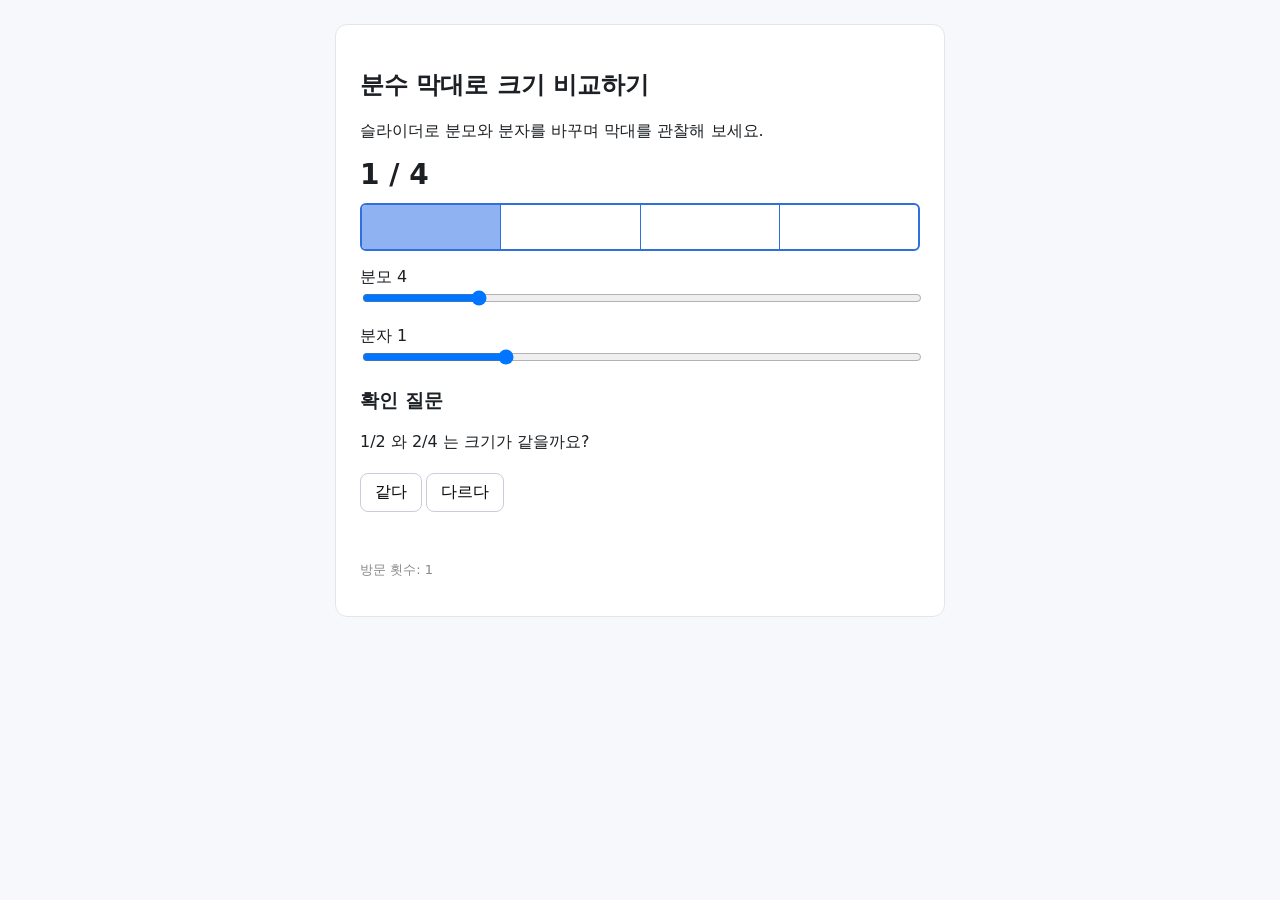
<file: docs/materials/0-예시/분수-막대.html>
<!doctype html>
<html lang="ko">
<head>
<meta charset="utf-8">
<meta name="viewport" content="width=device-width, initial-scale=1">
<title>[예시] 분수 막대로 크기 비교하기</title>
<style>
  body { font-family: "Malgun Gothic", system-ui, sans-serif; margin: 0; padding: 24px; background: #f7f8fb; color: #1c2024; }
  .box { max-width: 560px; margin: 0 auto; background: #fff; border-radius: 12px; padding: 24px; border: 1px solid #e2e5ea; }
  .bar { display: flex; height: 44px; border: 2px solid #2f6fde; border-radius: 6px; overflow: hidden; margin: 12px 0 4px; }
  .bar div { flex: 1; border-right: 1px solid #2f6fde; }
  .bar div:last-child { border-right: 0; }
  .bar .on { background: #8fb2f2; }
  label { display: block; margin-top: 16px; }
  input[type=range] { width: 100%; }
  .big { font-size: 28px; font-weight: 700; }
  button { font: inherit; padding: 8px 14px; border-radius: 8px; border: 1px solid #ccd; background: #fff; cursor: pointer; margin: 4px 4px 0 0; }
  #fb { margin-top: 12px; min-height: 1.5em; }
</style>
</head>
<body>
<div class="box">
  <h2>분수 막대로 크기 비교하기</h2>
  <p>슬라이더로 분모와 분자를 바꾸며 막대를 관찰해 보세요.</p>
  <div class="big" id="frac"></div>
  <div class="bar" id="bar"></div>
  <label>분모 <span id="dv"></span><input type="range" id="d" min="2" max="12" value="4"></label>
  <label>분자 <span id="nv"></span><input type="range" id="n" min="0" max="4" value="1"></label>
  <h3>확인 질문</h3>
  <p>1/2 와 2/4 는 크기가 같을까요?</p>
  <button onclick="check(true)">같다</button><button onclick="check(false)">다르다</button>
  <div id="fb"></div>
  <p style="color:#888;font-size:13px">방문 횟수: <span id="visits"></span></p>
</div>
<script>
  const d = document.getElementById('d'), n = document.getElementById('n');
  function draw() {
    n.max = d.value;
    if (+n.value > +d.value) n.value = d.value;
    document.getElementById('dv').textContent = d.value;
    document.getElementById('nv').textContent = n.value;
    document.getElementById('frac').textContent = n.value + ' / ' + d.value;
    const bar = document.getElementById('bar');
    bar.innerHTML = '';
    for (let i = 0; i < d.value; i++) {
      const c = document.createElement('div');
      if (i < n.value) c.className = 'on';
      bar.appendChild(c);
    }
  }
  function check(same) {
    document.getElementById('fb').textContent = same
      ? '맞아요! 분모 2를 4로 나누면 칸이 2배가 되고, 색칠한 칸도 2배가 돼요.'
      : '막대를 직접 만들어 보세요. 분모 2·분자 1, 그리고 분모 4·분자 2를 비교해 볼까요?';
  }
  d.oninput = n.oninput = draw;
  draw();
  // 많은 AI 생성 앱이 localStorage 를 씁니다. 자료 보기 화면(샌드박스)에서도 오류 없이 동작하는지 확인용.
  const v = Number(localStorage.getItem('visits') || 0) + 1;
  localStorage.setItem('visits', v);
  document.getElementById('visits').textContent = v;
</script>
</body>
</html>
</file>
